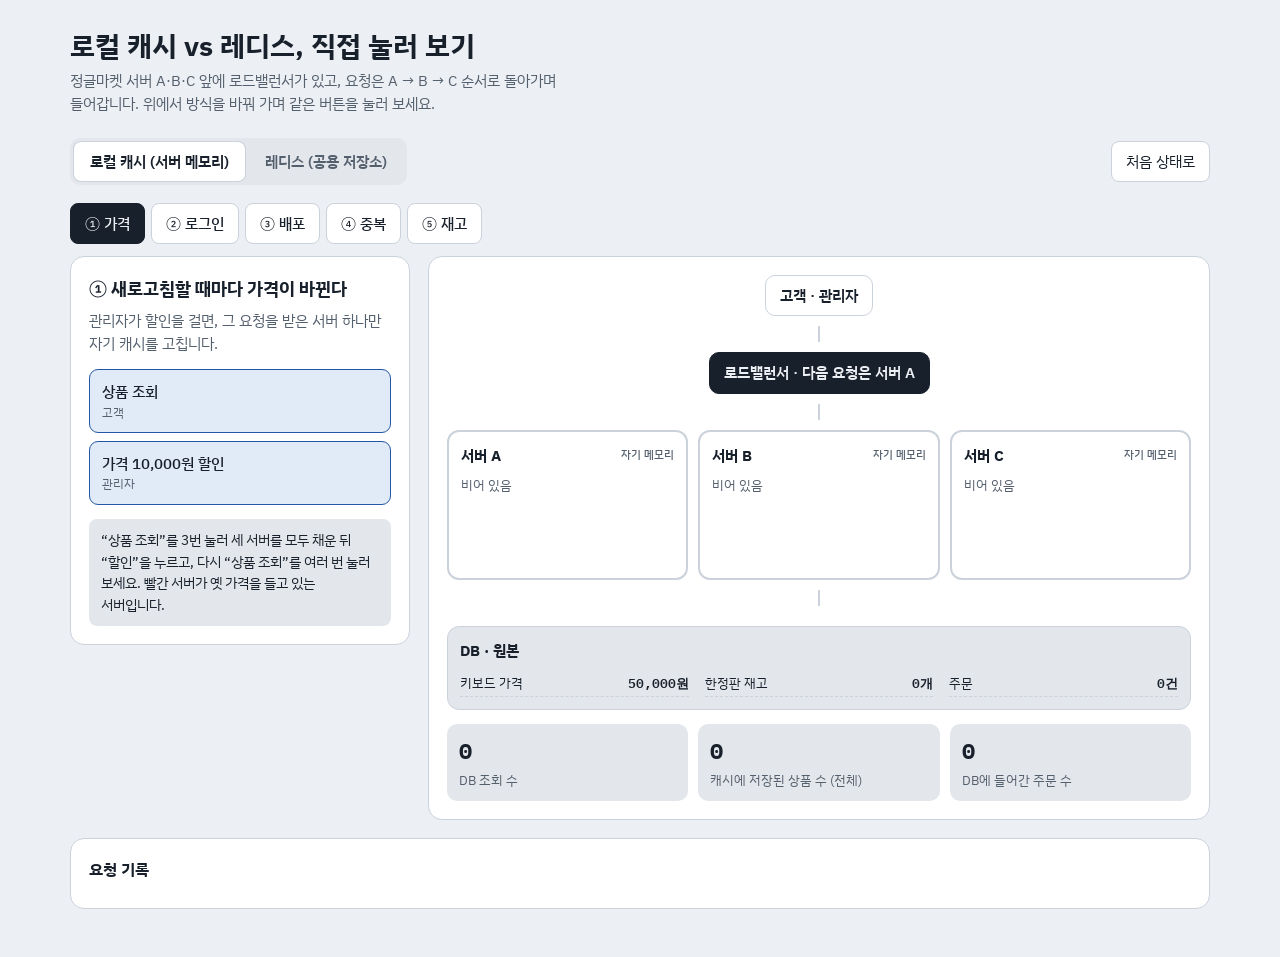
<file: docs/study/docs/why_redis_simulator.html>
<!doctype html>
<html lang="ko">
<head>
<meta charset="utf-8">
<meta name="viewport" content="width=device-width, initial-scale=1, viewport-fit=cover">
<title>로컬 캐시 vs 레디스 시뮬레이터</title>
<link rel="preconnect" href="https://fonts.googleapis.com">
<link rel="preconnect" href="https://fonts.gstatic.com" crossorigin>
<link href="https://fonts.googleapis.com/css2?family=IBM+Plex+Sans+KR:wght@400;500;700&family=IBM+Plex+Mono:wght@500;600&display=swap" rel="stylesheet">
<style>
:root{
  color-scheme: light;
  --bg:#ECEFF3; --panel:#FFFFFF; --ink:#18202B; --sub:#55606E; --line:#CBD2DB;
  --blue:#2457A6; --bluebg:#E1EAF7; --red:#B9362B; --redbg:#F8E3E0;
  --redis:#B9362B; --chip:#E3E7EC; --focus:#2457A6;
}
@media (prefers-color-scheme: dark){
  :root:not([data-theme="light"]){
    color-scheme: dark;
    --bg:#11161D; --panel:#1A212B; --ink:#E7ECF2; --sub:#9AA6B4; --line:#2E3946;
    --blue:#7FA7E6; --bluebg:#1C2B42; --red:#F08A7E; --redbg:#3A1F1C;
    --redis:#F08A7E; --chip:#252E3A; --focus:#7FA7E6;
  }
}
:root[data-theme="dark"]{
  color-scheme: dark;
  --bg:#11161D; --panel:#1A212B; --ink:#E7ECF2; --sub:#9AA6B4; --line:#2E3946;
  --blue:#7FA7E6; --bluebg:#1C2B42; --red:#F08A7E; --redbg:#3A1F1C;
  --redis:#F08A7E; --chip:#252E3A; --focus:#7FA7E6;
}
:root{box-sizing:border-box;padding-top:env(safe-area-inset-top,0px);padding-bottom:env(safe-area-inset-bottom,0px);}
html{scroll-padding-top:env(safe-area-inset-top,0px);}
*,*::before,*::after{box-sizing:inherit;}
body{margin:0;background:var(--bg);color:var(--ink);font-family:"IBM Plex Sans KR","Apple SD Gothic Neo","Noto Sans KR",sans-serif;font-size:15px;line-height:1.55;word-break:keep-all;}
.wrap{max-width:1180px;margin:0 auto;padding:28px 20px 48px;}
h1{font-size:28px;line-height:1.25;margin:0 0 6px;font-weight:700;}
.lede{color:var(--sub);margin:0 0 22px;max-width:62ch;}
button{font:inherit;color:inherit;cursor:pointer;}
button:focus-visible{outline:3px solid var(--focus);outline-offset:2px;}
.topbar{display:flex;flex-wrap:wrap;gap:16px;align-items:center;justify-content:space-between;margin-bottom:18px;}
.mode{display:inline-flex;background:var(--chip);border-radius:10px;padding:4px;gap:4px;}
.mode button{border:0;background:transparent;padding:8px 16px;border-radius:7px;font-weight:600;color:var(--sub);}
.mode button[aria-pressed="true"]{background:var(--panel);color:var(--ink);box-shadow:0 0 0 1px var(--line);}
.reset{border:1px solid var(--line);background:var(--panel);padding:8px 14px;border-radius:8px;}
.tabs{display:flex;flex-wrap:wrap;gap:6px;margin-bottom:12px;}
.tabs [role="tab"]{border:1px solid var(--line);background:var(--panel);padding:8px 14px;border-radius:8px;font-weight:500;}
.tabs [role="tab"][aria-selected="true"]{background:var(--ink);color:var(--bg);border-color:var(--ink);}
.layout{display:grid;grid-template-columns:minmax(0,340px) minmax(0,1fr);gap:18px;align-items:start;}
@media (max-width:880px){.layout{grid-template-columns:1fr;}}
.panel{background:var(--panel);border:1px solid var(--line);border-radius:14px;padding:18px;}
.scenario h2{font-size:18px;margin:0 0 6px;}
.scenario p{margin:0 0 12px;color:var(--sub);}
.scenario .watch{background:var(--chip);border-radius:8px;padding:10px 12px;font-size:14px;}
.actions{display:flex;flex-direction:column;gap:8px;margin:14px 0;}
.actions button{border:1px solid var(--blue);background:var(--bluebg);padding:10px 12px;border-radius:9px;text-align:left;font-weight:500;}
.who{font-size:12px;color:var(--sub);display:block;font-weight:400;}
.topo{display:flex;flex-direction:column;gap:10px;}
.tier{display:flex;justify-content:center;}
.node{border:1px solid var(--line);background:var(--panel);border-radius:10px;padding:8px 14px;font-weight:600;text-align:center;}
.node.lb{background:var(--ink);color:var(--bg);border-color:var(--ink);}
.down{width:2px;height:16px;background:var(--line);margin:0 auto;}
.servers{display:grid;grid-template-columns:repeat(3,minmax(0,1fr));gap:10px;}
.srv{border:2px solid var(--line);border-radius:12px;padding:12px;background:var(--panel);min-height:150px;transition:border-color .2s;}
.srv h3{margin:0 0 8px;font-size:15px;display:flex;justify-content:space-between;align-items:center;gap:6px;}
.srv .tag{font-size:11px;font-weight:500;color:var(--sub);}
.srv.stale{border-color:var(--red);background:var(--redbg);}
.srv.active{border-color:var(--blue);}
.srv.restarting{opacity:.45;}
.mem{display:flex;flex-direction:column;gap:4px;font-size:13px;}
.kv{display:flex;justify-content:space-between;gap:8px;border-bottom:1px dashed var(--line);padding:3px 0;}
.kv span:last-child{font-family:"IBM Plex Mono",ui-monospace,monospace;font-weight:600;text-align:right;}
.empty{color:var(--sub);font-size:13px;}
.redisbox{border:2px solid var(--redis);border-radius:12px;padding:12px;background:var(--panel);}
.redisbox h3{margin:0 0 8px;font-size:15px;color:var(--redis);}
.redisbox .mem{display:grid;grid-template-columns:repeat(2,minmax(0,1fr));column-gap:16px;}
.dbbox{border:1px solid var(--line);border-radius:12px;padding:12px;background:var(--chip);}
.dbbox h3{margin:0 0 8px;font-size:15px;}
.dbbox .mem{display:grid;grid-template-columns:repeat(3,minmax(0,1fr));column-gap:16px;}
@media (max-width:560px){.dbbox .mem,.redisbox .mem{grid-template-columns:1fr;}.servers{grid-template-columns:1fr;}}
.stats{display:grid;grid-template-columns:repeat(3,minmax(0,1fr));gap:10px;margin-top:14px;}
.stat{background:var(--chip);border-radius:10px;padding:10px 12px;}
.stat b{display:block;font-family:"IBM Plex Mono",ui-monospace,monospace;font-size:22px;}
.stat small{color:var(--sub);}
.result{margin-top:14px;border-radius:10px;padding:12px 14px;font-weight:600;display:none;}
.result.show{display:block;}
.result.bad{background:var(--redbg);color:var(--red);}
.result.good{background:var(--bluebg);color:var(--blue);}
.result.neutral{background:var(--chip);color:var(--ink);}
.log{margin-top:18px;}
.log h2{font-size:16px;margin:0 0 8px;}
.log ol{list-style:none;margin:0;padding:0;max-height:240px;overflow:auto;font-size:13px;}
.log li{padding:6px 0;border-bottom:1px solid var(--line);display:flex;gap:10px;}
.log li .n{color:var(--sub);font-family:"IBM Plex Mono",ui-monospace,monospace;min-width:28px;}
.log li.bad{color:var(--red);}
.log li.good{color:var(--blue);}
@keyframes ping{from{box-shadow:0 0 0 0 var(--blue);}to{box-shadow:0 0 0 10px transparent;}}
.srv.ping{animation:ping .6s ease-out;}
@media (prefers-reduced-motion: reduce){.srv.ping{animation:none;}.srv{transition:none;}}
</style>
</head>
<body>
<div class="wrap">
  <h1>로컬 캐시 vs 레디스, 직접 눌러 보기</h1>
  <p class="lede">정글마켓 서버 A·B·C 앞에 로드밸런서가 있고, 요청은 A → B → C 순서로 돌아가며 들어갑니다. 위에서 방식을 바꿔 가며 같은 버튼을 눌러 보세요.</p>
  <div class="topbar">
    <div class="mode" role="group" aria-label="캐시 방식">
      <button type="button" data-mode="local" aria-pressed="true">로컬 캐시 (서버 메모리)</button>
      <button type="button" data-mode="redis" aria-pressed="false">레디스 (공용 저장소)</button>
    </div>
    <button type="button" class="reset" id="reset">처음 상태로</button>
  </div>
  <div class="tabs" role="tablist" aria-label="장면">
    <button role="tab" data-s="1" aria-selected="true">① 가격</button>
    <button role="tab" data-s="2" aria-selected="false">② 로그인</button>
    <button role="tab" data-s="3" aria-selected="false">③ 배포</button>
    <button role="tab" data-s="4" aria-selected="false">④ 중복</button>
    <button role="tab" data-s="5" aria-selected="false">⑤ 재고</button>
  </div>
  <div class="layout">
    <div class="panel scenario" id="scenario" role="tabpanel"></div>
    <div class="panel">
      <div class="topo">
        <div class="tier"><div class="node">고객 · 관리자</div></div>
        <div class="down"></div>
        <div class="tier"><div class="node lb" id="lb">로드밸런서</div></div>
        <div class="down"></div>
        <div class="servers" id="servers"></div>
        <div class="down"></div>
        <div id="redisWrap"></div>
        <div class="dbbox" id="db"></div>
      </div>
      <div class="stats">
        <div class="stat"><b id="stDb">0</b><small>DB 조회 수</small></div>
        <div class="stat"><b id="stCopies">0</b><small>캐시에 저장된 상품 수 (전체)</small></div>
        <div class="stat"><b id="stOrders">0</b><small>DB에 들어간 주문 수</small></div>
      </div>
      <div class="result" id="result" role="status" aria-live="polite"></div>
    </div>
  </div>
  <div class="panel log">
    <h2>요청 기록</h2>
    <ol id="log"></ol>
  </div>
</div>
<script>
const PRODUCTS = ['키보드','마우스','모니터','헤드셋','웹캠','스피커','충전기','허브','거치대','패드'];
const won = n => n.toLocaleString('ko-KR') + '원';
let S, mode = 'local', scene = 1, logN = 0;

function fresh(){
  return {
    rr: 0,
    servers: ['A','B','C'].map(n => ({ name:n, cache:{}, sessions:{}, stock:null, restarting:false })),
    redis: { cache:{}, sessions:{}, stock:null },
    db: { price:{ 키보드:50000 }, stock:0, queries:0, orders:0 }
  };
}
function basePrice(p){ return S.db.price[p] ?? 30000 + PRODUCTS.indexOf(p) * 1000; }
function nextServer(){ const s = S.servers[S.rr]; S.rr = (S.rr + 1) % 3; return s; }
function readPrice(srv, p){
  const store = mode === 'local' ? srv.cache : S.redis.cache;
  if (store[p] !== undefined) return { v: store[p], hit: true };
  S.db.queries++;
  store[p] = basePrice(p);
  return { v: store[p], hit: false };
}

const A = {
  view(){
    const s = nextServer(); const r = readPrice(s, '키보드');
    const stale = r.v !== basePrice('키보드');
    const src = r.hit
      ? (mode === 'local' ? `서버 ${s.name} 자기 메모리에서 바로, DB 안 감` : '레디스에서 바로, DB 안 감')
      : (mode === 'local' ? `DB에서 가져와 서버 ${s.name} 메모리에 저장` : 'DB에서 가져와 레디스에 저장');
    log(`고객 → 서버 ${s.name}: 키보드 ${won(r.v)} (${src})${stale ? ' · 옛 가격' : ''}`, stale ? 'bad' : '');
    ping(s);
    result(stale ? `서버 ${s.name}는 아직 옛 가격 ${won(r.v)}을 보여 줍니다. DB는 ${won(basePrice('키보드'))}인데, 서버 ${s.name}의 메모리는 그 사실을 모릅니다.` : '', 'bad');
  },
  discount(){
    const s = nextServer();
    const np = Math.max(20000, basePrice('키보드') - 10000);
    S.db.price['키보드'] = np; S.db.queries++;
    if (mode === 'local'){ s.cache['키보드'] = np; log(`관리자 → 서버 ${s.name}: 가격 ${won(np)}으로 변경. DB 수정 + 서버 ${s.name} 캐시만 갱신`); }
    else { delete S.redis.cache['키보드']; log(`관리자 → 서버 ${s.name}: 가격 ${won(np)}으로 변경. DB 수정 + 레디스 키 삭제 (DEL)`, 'good'); }
    ping(s); result('', '');
  },
  login(){
    const s = nextServer();
    (mode === 'local' ? s.sessions : S.redis.sessions)['abc'] = 'kim';
    log(`kim → 서버 ${s.name}: 로그인. 세션을 ${mode === 'local' ? '서버 ' + s.name + ' 메모리' : '레디스'}에 저장`);
    ping(s); result('', '');
  },
  mypage(){
    const s = nextServer();
    const ok = (mode === 'local' ? s.sessions : S.redis.sessions)['abc'] === 'kim';
    log(`kim → 서버 ${s.name}: 마이페이지 → ${ok ? '“kim님 마이페이지”' : '“로그인하세요”'}`, ok ? 'good' : 'bad');
    ping(s);
    result(ok ? `서버 ${s.name}도 kim을 알아봅니다.` : `서버 ${s.name}에는 kim의 세션이 없어서 로그인이 풀렸습니다.`, ok ? 'good' : 'bad');
  },
  traffic(){ burst('평소 트래픽'); },
  deploy(){
    S.servers.forEach(s => { s.cache = {}; s.sessions = {}; s.stock = null; s.restarting = true; });
    log(mode === 'local' ? '배포: 서버 A·B·C 재시작 → 각 서버의 메모리(캐시·세션)가 모두 비었습니다' : '배포: 서버 A·B·C 재시작 → 앱 서버는 비었지만 레디스는 그대로입니다', mode === 'local' ? 'bad' : 'good');
    render();
    setTimeout(() => { S.servers.forEach(s => s.restarting = false); burst('배포 직후 트래픽'); }, 450);
  },
  fill(){
    const before = S.db.queries;
    if (mode === 'local') S.servers.forEach(s => PRODUCTS.forEach(p => readPrice(s, p)));
    else PRODUCTS.forEach(p => readPrice(S.servers[0], p));
    const q = S.db.queries - before;
    log(`인기 상품 10개 캐시 채우기 → DB 조회 ${q}번`, mode === 'local' && q > 10 ? 'bad' : 'good');
    result(mode === 'local'
      ? `같은 상품 10개를 서버마다 따로 채웠습니다. DB 조회 ${q}번, 저장된 사본 ${copies()}개. 서버가 10대면 10배가 됩니다.`
      : `레디스에 한 벌만 채웠습니다. DB 조회 ${q}번, 저장된 사본 ${copies()}개. 서버가 몇 대든 그대로입니다.`, mode === 'local' ? 'bad' : 'good');
  },
  restock(){
    S.db.stock = 1; S.db.orders = 0;
    if (mode === 'local'){ S.servers.forEach(s => { s.stock = 1; }); log('한정판 키보드 1개 입고 → 서버 A·B·C가 각자 재고 1개를 메모리에 들고 있음'); }
    else { S.redis.stock = 1; log('한정판 키보드 1개 입고 → 레디스에 stock = 1 (SET)'); }
    result('', '');
  },
  race(){
    if ((mode === 'local' && S.servers[0].stock === null) || (mode === 'redis' && S.redis.stock === null)){
      result('먼저 “한정판 1개 입고”를 눌러 주세요.', 'neutral'); return;
    }
    S.rr = 0;
    const a = nextServer(), b = nextServer();
    let sold = 0;
    [['kim', a], ['lee', b]].forEach(([who, s]) => {
      if (mode === 'local'){
        if (s.stock > 0){ s.stock--; S.db.orders++; sold++; log(`${who} → 서버 ${s.name}: 재고 확인 1개 → 주문 성공`, 'bad'); }
        else log(`${who} → 서버 ${s.name}: 재고 없음`);
      } else {
        S.redis.stock--; const left = S.redis.stock;
        if (left >= 0){ S.db.orders++; sold++; log(`${who} → 서버 ${s.name}: DECR → 남은 재고 ${left} → 주문 성공`, 'good'); }
        else { S.redis.stock++; log(`${who} → 서버 ${s.name}: DECR → ${left} (0 미만) → 주문 취소, 재고 되돌림`, 'good'); }
      }
    });
    S.db.stock = Math.max(0, 1 - sold);
    ping(a); ping(b);
    result(sold > 1
      ? `재고는 1개인데 ${sold}명에게 팔았습니다. 각 서버가 자기 메모리에 있는 재고만 봤기 때문입니다.`
      : (sold === 1 ? '1개를 정확히 한 명에게만 팔았습니다. 모두가 레디스의 같은 재고 키를 보고, DECR은 한 명령이라 중간에 끼어들 틈이 없습니다.' : '재고가 없어 아무도 사지 못했습니다. “입고”를 다시 눌러 보세요.'),
      sold > 1 ? 'bad' : 'good');
  }
};

function burst(label){
  const before = S.db.queries;
  for (let i = 0; i < 30; i++){ const s = nextServer(); readPrice(s, PRODUCTS[i % 10]); }
  const q = S.db.queries - before;
  const deploy = label.startsWith('배포');
  log(`${label} 30건 → 그중 DB로 간 요청 ${q}건`, q > 10 ? 'bad' : (q === 0 ? 'good' : ''));
  if (deploy) result(mode === 'local'
      ? `배포 직후 30건 중 ${q}건이 DB로 몰렸습니다. 세 서버의 캐시가 동시에 비었기 때문입니다.`
      : `배포 직후에도 30건 중 ${q}건만 DB로 갔습니다. 캐시가 앱 밖(레디스)에 있어서 재시작과 상관없습니다.`, mode === 'local' && q > 10 ? 'bad' : 'good');
  else result(`30건 중 ${q}건이 DB로 갔습니다. 한 번 더 누르면 캐시가 데워져서 거의 0건이 됩니다.`, 'neutral');
  render();
}

const SCENES = {
  1: { t:'① 새로고침할 때마다 가격이 바뀐다', d:'관리자가 할인을 걸면, 그 요청을 받은 서버 하나만 자기 캐시를 고칩니다.',
       w:'“상품 조회”를 3번 눌러 세 서버를 모두 채운 뒤 “할인”을 누르고, 다시 “상품 조회”를 여러 번 눌러 보세요. 빨간 서버가 옛 가격을 들고 있는 서버입니다.',
       a:[['view','상품 조회','고객'],['discount','가격 10,000원 할인','관리자']] },
  2: { t:'② 로그인했는데 다음 클릭에서 풀린다', d:'로그인 기록(세션)이 로그인 요청을 받은 서버의 메모리에만 남습니다.',
       w:'“로그인”을 한 번 누른 뒤 “마이페이지”를 여러 번 눌러 보세요. 다른 서버로 가면 로그인이 풀립니다.',
       a:[['login','로그인','고객 kim'],['mypage','마이페이지 열기','고객 kim']] },
  3: { t:'③ 배포할 때마다 DB가 휘청인다', d:'재시작하면 프로세스 메모리가 날아가 캐시가 동시에 비고, 요청이 DB로 몰립니다.',
       w:'“평소 트래픽”을 두 번 눌러 캐시를 데운 뒤 “배포”를 눌러 보세요. DB로 간 요청 수를 두 방식에서 비교하세요.',
       a:[['traffic','평소 트래픽 30건','고객들'],['deploy','배포 (서버 전체 재시작)','운영자']] },
  4: { t:'④ 값이 같아도 낭비다', d:'①②와 같은 구조 그대로입니다. 아무것도 고치지 않았고, 서버마다 같은 데이터를 각자 DB에서 가져와 따로 저장합니다.',
       w:'“처음 상태로”를 누른 뒤 “캐시 채우기”를 눌러 보세요. DB 조회 수와 저장된 사본 수를 두 방식에서 비교하세요.',
       a:[['fill','인기 상품 10개 캐시 채우기','서버들']] },
  5: { t:'⑤ 함께 세야 하는 값은 만들 수 없다', d:'재고처럼 모든 서버가 같은 값을 봐야 하는 기능은 서버 메모리로는 만들 수 없습니다.',
       w:'“입고”를 누른 뒤 “동시 구매”를 눌러 보세요. kim은 서버 A, lee는 서버 B로 갑니다.',
       a:[['restock','한정판 1개 입고','관리자'],['race','kim과 lee가 동시에 구매','고객 2명']] }
};

function renderScene(){
  const sc = SCENES[scene], el = document.getElementById('scenario');
  el.innerHTML = `<h2>${sc.t}</h2><p>${sc.d}</p>
    <div class="actions">${sc.a.map(([k, l, w]) => `<button type="button" data-act="${k}">${l}<span class="who">${w}</span></button>`).join('')}</div>
    <div class="watch">${sc.w}</div>`;
  el.querySelectorAll('[data-act]').forEach(b => b.onclick = () => { A[b.dataset.act](); render(); });
}
function copies(){
  if (mode === 'local') return S.servers.reduce((n, s) => n + Object.keys(s.cache).length, 0);
  return Object.keys(S.redis.cache).length;
}
function memRows(cache, sessions, stock){
  const rows = [];
  if (cache['키보드'] !== undefined) rows.push(['키보드 가격', won(cache['키보드'])]);
  const others = Object.keys(cache).filter(k => k !== '키보드').length;
  if (others) rows.push(['다른 상품', others + '개']);
  if (sessions['abc']) rows.push(['세션 abc', sessions['abc']]);
  if (stock !== null && stock !== undefined) rows.push(['재고', stock + '개']);
  return rows.length ? rows.map(([k, v]) => `<div class="kv"><span>${k}</span><span>${v}</span></div>`).join('') : '<div class="empty">비어 있음</div>';
}
function render(){
  const truth = basePrice('키보드');
  document.getElementById('servers').innerHTML = S.servers.map(s => {
    const stale = mode === 'local' && s.cache['키보드'] !== undefined && s.cache['키보드'] !== truth;
    const body = mode === 'local' ? memRows(s.cache, s.sessions, s.stock) : '<div class="empty">상태 없음 · 코드만 실행</div>';
    return `<div class="srv${stale ? ' stale' : ''}${s.restarting ? ' restarting' : ''}" id="srv-${s.name}">
      <h3>서버 ${s.name}<span class="tag">${s.restarting ? '재시작 중' : (mode === 'local' ? '자기 메모리' : '')}</span></h3>
      <div class="mem">${body}</div></div>`;
  }).join('');
  document.getElementById('redisWrap').innerHTML = mode === 'redis'
    ? `<div class="redisbox"><h3>레디스 · 모든 서버가 함께 보는 곳</h3><div class="mem">${memRows(S.redis.cache, S.redis.sessions, S.redis.stock)}</div></div><div class="down"></div>`
    : '';
  document.getElementById('db').innerHTML = `<h3>DB · 원본</h3><div class="mem">
    <div class="kv"><span>키보드 가격</span><span>${won(truth)}</span></div>
    <div class="kv"><span>한정판 재고</span><span>${S.db.stock}개</span></div>
    <div class="kv"><span>주문</span><span>${S.db.orders}건</span></div></div>`;
  document.getElementById('lb').textContent = `로드밸런서 · 다음 요청은 서버 ${S.servers[S.rr].name}`;
  document.getElementById('stDb').textContent = S.db.queries;
  document.getElementById('stCopies').textContent = copies();
  document.getElementById('stOrders').textContent = S.db.orders;
}
function ping(s){
  requestAnimationFrame(() => {
    const el = document.getElementById('srv-' + s.name);
    if (!el) return;
    el.classList.remove('ping'); void el.offsetWidth; el.classList.add('ping', 'active');
    setTimeout(() => el.classList.remove('active'), 700);
  });
}
function log(msg, cls){
  const li = document.createElement('li'); if (cls) li.className = cls;
  const n = document.createElement('span'); n.className = 'n'; n.textContent = ++logN;
  const t = document.createElement('span'); t.textContent = msg;
  li.append(n, t); document.getElementById('log').prepend(li);
}
function result(msg, cls){
  const r = document.getElementById('result');
  r.className = 'result' + (msg ? ' show ' + cls : ''); r.textContent = msg;
}
function reset(keepLog){
  S = fresh(); result('', '');
  if (!keepLog){ document.getElementById('log').innerHTML = ''; logN = 0; }
  render();
}
document.querySelectorAll('[data-mode]').forEach(b => b.onclick = () => {
  mode = b.dataset.mode;
  document.querySelectorAll('[data-mode]').forEach(x => x.setAttribute('aria-pressed', String(x === b)));
  reset(true);
  log(mode === 'local' ? '방식 변경: 로컬 캐시 (각 서버 메모리), 상태를 처음으로 되돌림' : '방식 변경: 레디스 (서버 밖 공용 저장소), 상태를 처음으로 되돌림');
});
document.querySelectorAll('[role="tab"]').forEach(t => t.onclick = () => {
  scene = +t.dataset.s;
  document.querySelectorAll('[role="tab"]').forEach(x => x.setAttribute('aria-selected', String(x === t)));
  renderScene();
});
document.getElementById('reset').onclick = () => reset(false);
reset(false); renderScene();
</script>
</body>
</html>
</file>
